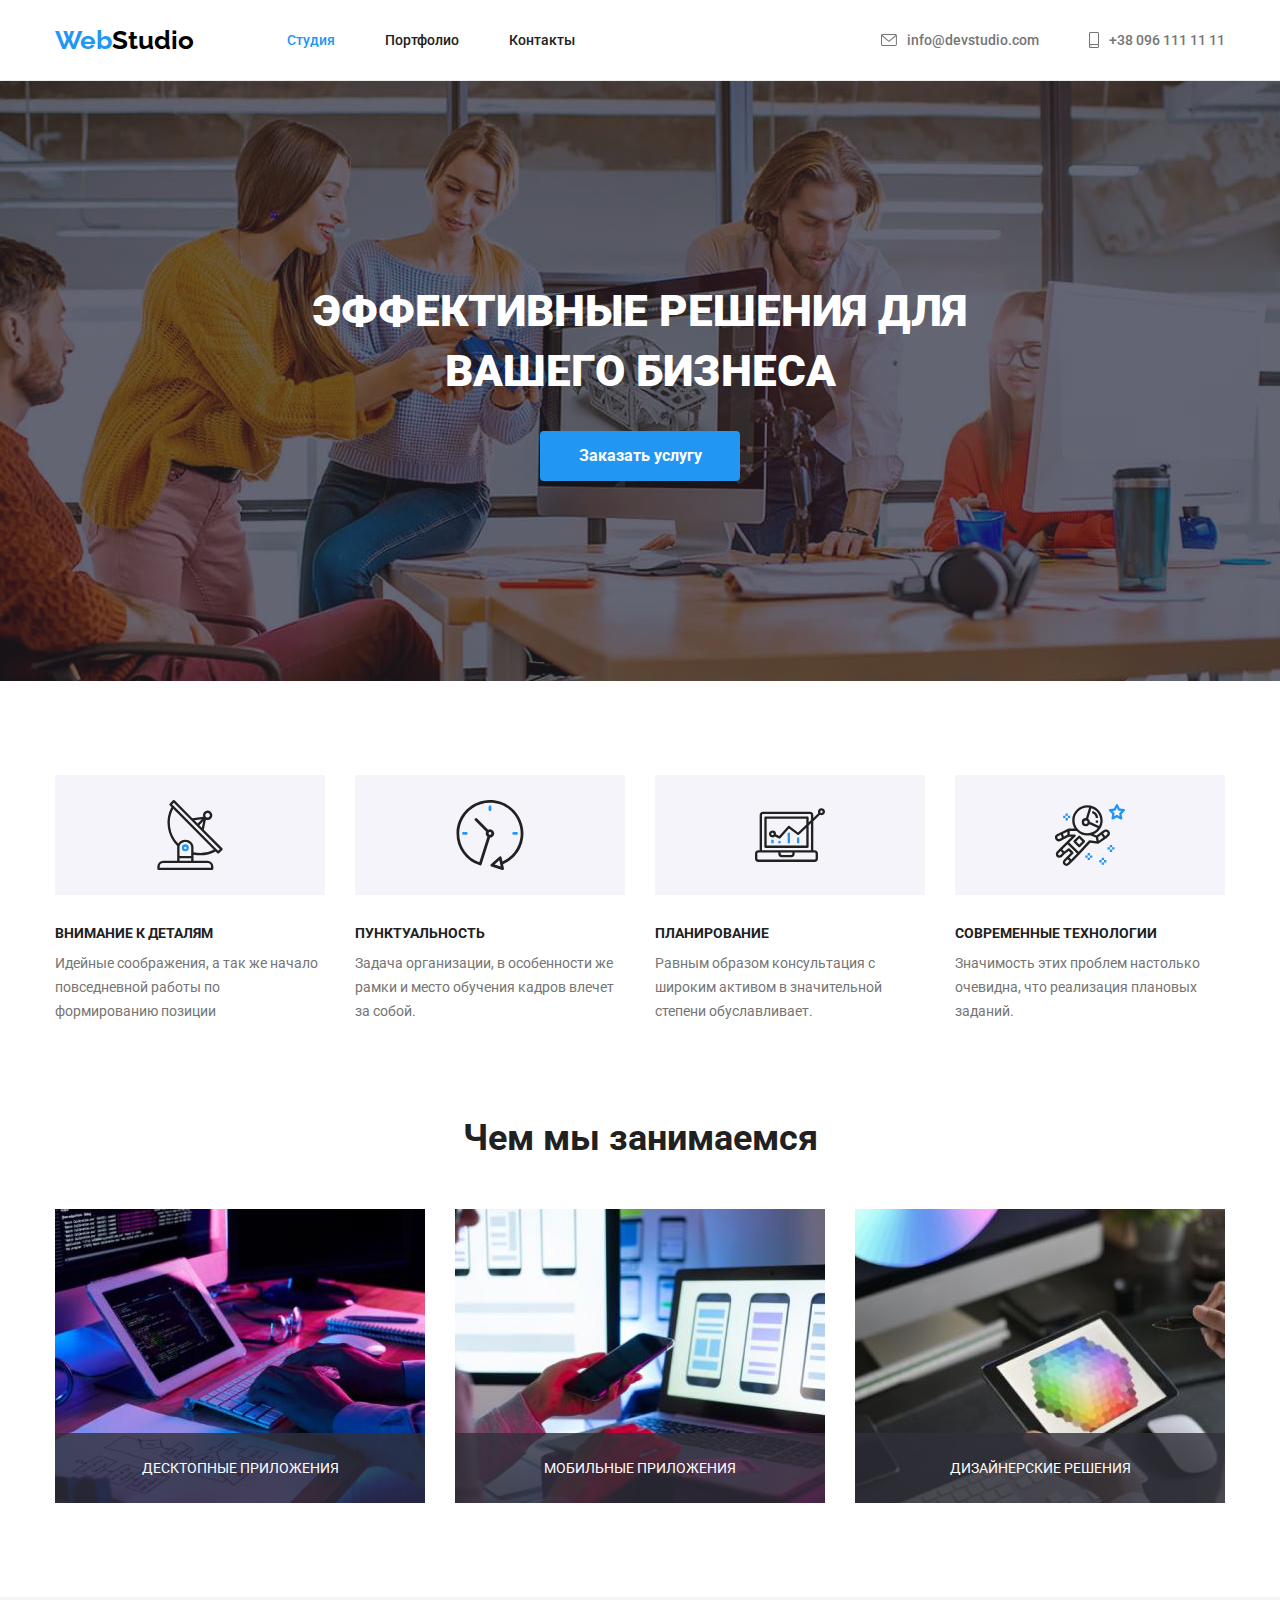
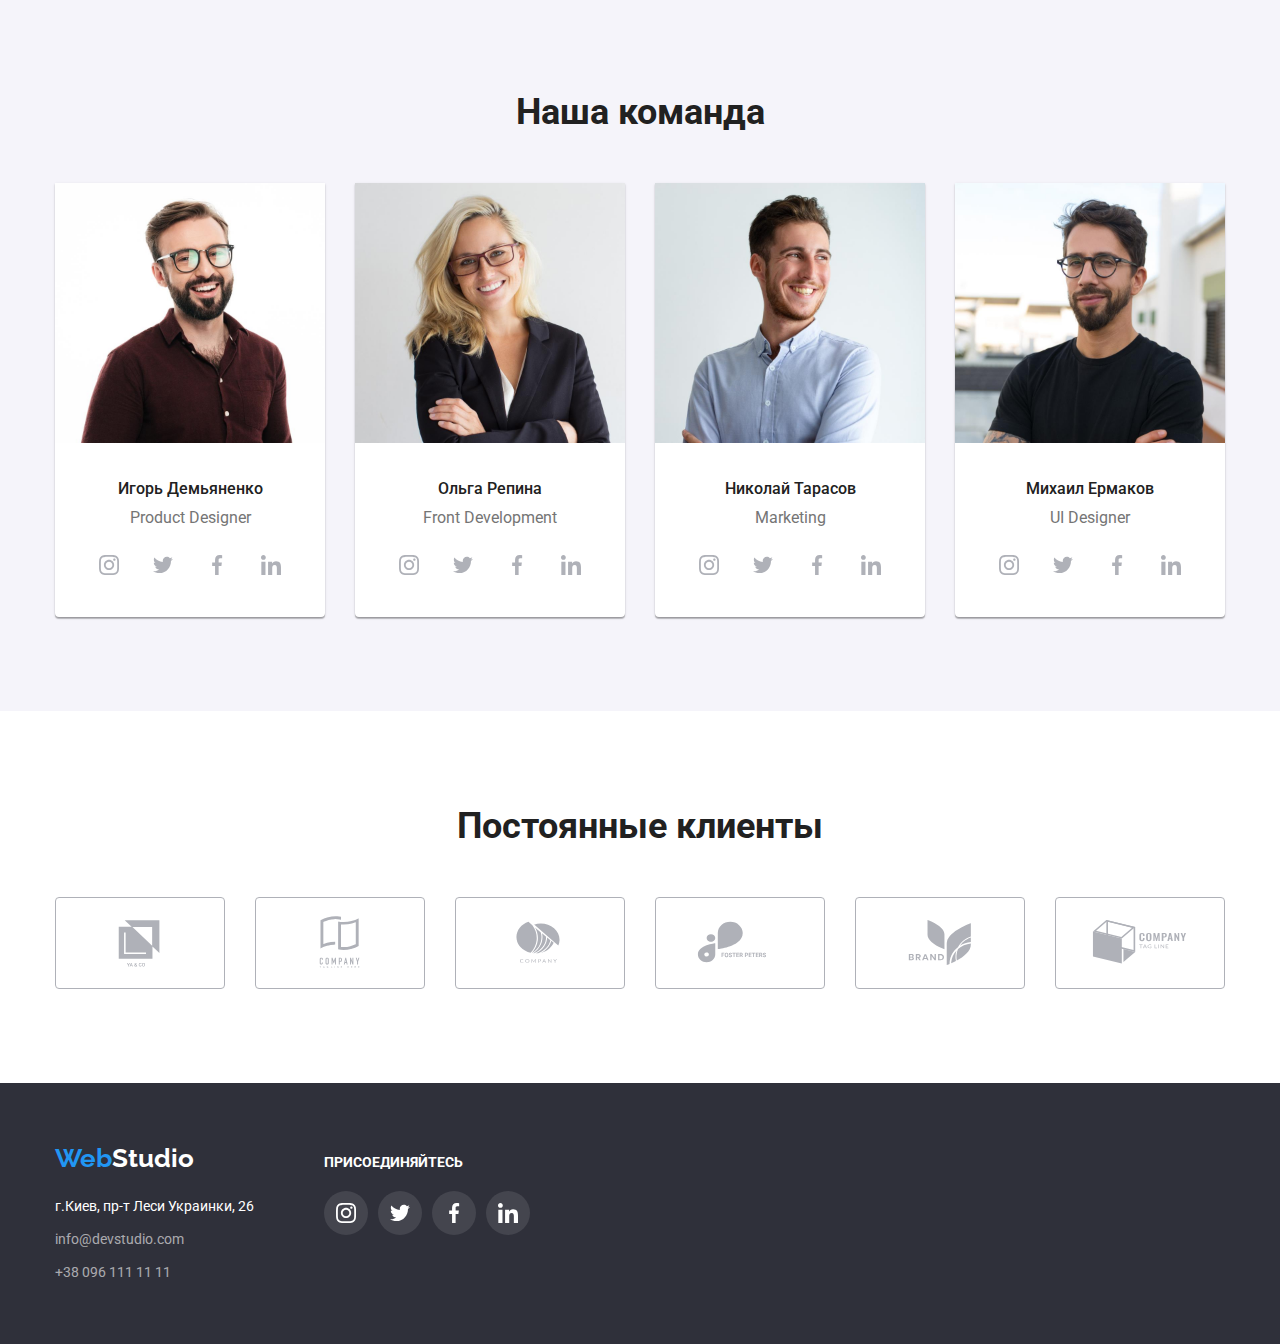
<file: index.html>
<!DOCTYPE html>
<html lang="ru">
  <head>
    <meta charset="UTF-8" />
    <meta http-equiv="X-UA-Compatible" content="IE=edge" />
    <meta name="viewport" content="width=device-width, initial-scale=1.0" />

    <!--Нормализация стилей-->
    <link
      rel="stylesheet"
      href="https://cdnjs.cloudflare.com/ajax/libs/modern-normalize/1.1.0/modern-normalize.min.css"
    />

    <!--Подключены стили-->
    <link rel="stylesheet" href="./css/style.css" />

    <!--Подключены шрифты Roboto 400 500 700 900-->
    <link rel="preconnect" href="https://fonts.googleapis.com" />
    <link rel="preconnect" href="https://fonts.gstatic.com" crossorigin />
    <link
      href="https://fonts.googleapis.com/css2?family=Roboto:ital,wght@0,400;0,500;0,700;0,900;1,400;1,500;1,700;1,900&display=swap"
      rel="stylesheet"
    />

    <!--Подключены шрифты Raleway 700-->
    <link rel="preconnect" href="https://fonts.googleapis.com" />
    <link rel="preconnect" href="https://fonts.gstatic.com" crossorigin />
    <link
      href="https://fonts.googleapis.com/css2?family=Raleway:ital,wght@0,700;1,700&display=swap"
      rel="stylesheet"
    />

    <title>Студия</title>
  </head>

  <body>
    <!--HEADER-->
    <header class="header">
      <div class="container flex">
        <a class="header-logo" href="" lang="en"
          ><span class="header-logo-accent">Web</span>Studio</a
        >
        <nav class="header-nav">
          <ul class="header-nav-list">
            <li class="header-nav-item">
              <a class="header-nav-link current-page" href="">Студия</a>
            </li>
            <li class="header-nav-item">
              <a class="header-nav-link" href="./portfolio.html">Портфолио</a>
            </li>
            <li class="header-nav-item"><a class="header-nav-link" href="">Контакты</a></li>
          </ul>
        </nav>
        <ul class="header-contacts-list">
          <li class="header-contacts-item">
            <!--Конверт-->
            <a class="header-contacts-link" href="mailto:info@devstudio.com"
              ><svg class="icon-envelope">
                <use href="./images/symbol-defs.svg#icon-envelope"></use></svg
              ><span class="email-text">info@devstudio.com</span></a
            >
          </li>

          <li class="header-contacts-item">
            <!--Смартфон-->
            <a class="header-contacts-link" href="tel:+380961111111"
              ><svg class="icon-smartphone">
                <use href="./images/symbol-defs.svg#icon-smartphone"></use></svg
              ><span class="phone-text">+38 096 111 11 11</span></a
            >
          </li>
        </ul>
      </div>
    </header>

    <!--MAIN-->
    <main>
      <!--Особенности-->
      <section class="section-hero hero-overlay">
        <div class="container">
          <h1 class="section-hero-title">ЭФФЕКТИВНЫЕ РЕШЕНИЯ ДЛЯ ВАШЕГО БИЗНЕСА</h1>
          <button data-modal-open class="section-hero-button" type="button">Заказать услугу</button>

          <!--------БЕКДРОП---------->
          <div data-modal class="backdrop is-hidden">
            <div class="modal">
              <button data-modal-close class="close-modal-btn">
                <svg class="btn-close">
                  <use href="./images/close.svg#icon-close"></use>
                </svg>
              </button>
            </div>
          </div>
        </div>
      </section>

      <!--Особенности-->
      <section class="section-specials section">
        <div class="container">
          <h2 hidden>Особенности</h2>
          <ul class="section-specials-list">
            <li class="section-specials-item icon-antenna">
              <h3 class="section-specials-item-title">Внимание к деталям</h3>
              <p class="section-specials-item-description">
                Идейные соображения, а так же начало повседневной работы по формированию позиции
              </p>
            </li>
            <li class="section-specials-item icon-clock">
              <h3 class="section-specials-item-title">Пунктуальность</h3>
              <p class="section-specials-item-description">
                Задача организации, в особенности же рамки и место обучения кадров влечет за собой.
              </p>
            </li>
            <li class="section-specials-item icon-diagram">
              <h3 class="section-specials-item-title">Планирование</h3>
              <p class="section-specials-item-description">
                Равным образом консультация с широким активом в значительной степени обуславливает.
              </p>
            </li>
            <li class="section-specials-item icon-astronaut">
              <h3 class="section-specials-item-title">Современные технологии</h3>
              <p class="section-specials-item-description">
                Значимость этих проблем настолько очевидна, что реализация плановых заданий.
              </p>
            </li>
          </ul>
        </div>
      </section>

      <!--Чем мы занимаемся-->
      <section class="section-tasks section">
        <div class="container">
          <h2 class="section-tasks-title">Чем мы занимаемся</h2>
          <ul class="section-tasks-list">
            <li class="section-tasks-item">
              <img
                class="section-tasks-item-img"
                src="./images/img_skills_1.jpg"
                alt="планшет"
                width="370"
              />
              <div class="section-tasks-item-img-overlay">Десктопные приложения</div>
            </li>
            <li class="section-tasks-item">
              <img
                class="section-tasks-item-img"
                src="./images/img_skills_2.jpg"
                alt="ноутбук"
                width="370"
              />
              <div class="section-tasks-item-img-overlay">Мобильные приложения</div>
            </li>
            <li class="section-tasks-item">
              <img
                class="section-tasks-item-img"
                src="./images/img_skills_3.jpg"
                alt="цветовая схема"
                width="370"
              />
              <div class="section-tasks-item-img-overlay">Дизайнерские решения</div>
            </li>
          </ul>
        </div>
      </section>

      <!--Наша команда-->
      <section class="section-team section">
        <div class="container">
          <h2 class="section-team-title">Наша команда</h2>
          <ul class="section-team-list">
            <li class="section-team-item">
              <img
                class="section-team-item-img"
                src="./images/img_team_igor_demyanenko.jpg"
                alt="product designer"
                width="270"
                height="260"
              />
              <div class="collegues">
                <h3 class="section-team-name">Игорь Демьяненко</h3>
                <p class="section-team-description" lang="en">Product Designer</p>
              </div>
              <ul class="socials-list">
                <li class="socials-list-item">
                  <a class="socials-list-link" href="">
                    <svg class="social-icon">
                      <use href="./images/symbol-defs.svg#icon-instagram"></use>
                    </svg>
                  </a>
                </li>
                <li class="socials-list-item">
                  <a class="socials-list-link" href="">
                    <svg class="social-icon">
                      <use href="./images/symbol-defs.svg#icon-twitter"></use>
                    </svg>
                  </a>
                </li>
                <li class="socials-list-item">
                  <a class="socials-list-link" href="">
                    <svg class="social-icon">
                      <use href="./images/symbol-defs.svg#icon-facebook"></use>
                    </svg>
                  </a>
                </li>
                <li class="socials-list-item">
                  <a class="socials-list-link" href="">
                    <svg class="social-icon">
                      <use href="./images/symbol-defs.svg#icon-linkedin"></use>
                    </svg>
                  </a>
                </li>
              </ul>
            </li>
            <li class="section-team-item">
              <img
                class="section-team-item-img"
                src="./images/img_team_olga_repyna.jpg"
                alt="front development"
                width="270"
                height="260"
              />
              <div class="collegues">
                <h3 class="section-team-name">Ольга Репина</h3>
                <p class="section-team-description" lang="en">Front Development</p>
              </div>
              <ul class="socials-list">
                <li class="socials-list-item">
                  <a class="socials-list-link" href="">
                    <svg class="social-icon">
                      <use href="./images/symbol-defs.svg#icon-instagram"></use>
                    </svg>
                  </a>
                </li>
                <li class="socials-list-item">
                  <a class="socials-list-link" href="">
                    <svg class="social-icon">
                      <use href="./images/symbol-defs.svg#icon-twitter"></use>
                    </svg>
                  </a>
                </li>
                <li class="socials-list-item">
                  <a class="socials-list-link" href="">
                    <svg class="social-icon">
                      <use href="./images/symbol-defs.svg#icon-facebook"></use>
                    </svg>
                  </a>
                </li>
                <li class="socials-list-item">
                  <a class="socials-list-link" href="">
                    <svg class="social-icon">
                      <use href="./images/symbol-defs.svg#icon-linkedin"></use>
                    </svg>
                  </a>
                </li>
              </ul>
            </li>
            <li class="section-team-item">
              <img
                class="section-team-item-img"
                src="./images/img_team_nikolay_tarasov.jpg"
                alt="Marketing"
                width="270"
                height="260"
              />
              <div class="collegues">
                <h3 class="section-team-name">Николай Тарасов</h3>
                <p class="section-team-description" lang="en">Marketing</p>
              </div>
              <ul class="socials-list">
                <li class="socials-list-item">
                  <a class="socials-list-link" href="">
                    <svg class="social-icon">
                      <use href="./images/symbol-defs.svg#icon-instagram"></use>
                    </svg>
                  </a>
                </li>
                <li class="socials-list-item">
                  <a class="socials-list-link" href="">
                    <svg class="social-icon">
                      <use href="./images/symbol-defs.svg#icon-twitter"></use>
                    </svg>
                  </a>
                </li>
                <li class="socials-list-item">
                  <a class="socials-list-link" href="">
                    <svg class="social-icon">
                      <use href="./images/symbol-defs.svg#icon-facebook"></use>
                    </svg>
                  </a>
                </li>
                <li class="socials-list-item">
                  <a class="socials-list-link" href="">
                    <svg class="social-icon">
                      <use href="./images/symbol-defs.svg#icon-linkedin"></use>
                    </svg>
                  </a>
                </li>
              </ul>
            </li>
            <li class="section-team-item">
              <img
                class="section-team-item-img"
                src="./images/img_team_Myhailo_Ermakov.jpg"
                alt="ui designer"
                width="270"
                height="260"
              />
              <div class="collegues">
                <h3 class="section-team-name">Михаил Ермаков</h3>
                <p class="section-team-description" lang="en">UI Designer</p>
              </div>
              <ul class="socials-list">
                <li class="socials-list-item">
                  <a class="socials-list-link" href="">
                    <svg class="social-icon">
                      <use href="./images/symbol-defs.svg#icon-instagram"></use>
                    </svg>
                  </a>
                </li>
                <li class="socials-list-item">
                  <a class="socials-list-link" href="">
                    <svg class="social-icon">
                      <use href="./images/symbol-defs.svg#icon-twitter"></use>
                    </svg>
                  </a>
                </li>
                <li class="socials-list-item">
                  <a class="socials-list-link" href="">
                    <svg class="social-icon">
                      <use href="./images/symbol-defs.svg#icon-facebook"></use>
                    </svg>
                  </a>
                </li>
                <li class="socials-list-item">
                  <a class="socials-list-link" href="">
                    <svg class="social-icon">
                      <use href="./images/symbol-defs.svg#icon-linkedin"></use>
                    </svg>
                  </a>
                </li>
              </ul>
            </li>
          </ul>
        </div>
      </section>
      <section class="section-clients">
        <div class="container">
          <h2 class="section-clients-title">Постоянные клиенты</h2>
          <ul class="clients-list">
            <li class="clients-list-item">
              <a class="clients-list-link" href="">
                <svg class="client-icon">
                  <use href="./images/symbol-defs.svg#icon-Logo"></use>
                </svg>
              </a>
            </li>
            <li class="clients-list-item">
              <a class="clients-list-link" href="">
                <svg class="client-icon">
                  <use href="./images/symbol-defs.svg#icon-Logo2"></use>
                </svg>
              </a>
            </li>
            <li class="clients-list-item">
              <a class="clients-list-link" href="">
                <svg class="client-icon">
                  <use href="./images/symbol-defs.svg#icon-Logo3"></use>
                </svg>
              </a>
            </li>
            <li class="clients-list-item">
              <a class="clients-list-link" href="">
                <svg class="client-icon">
                  <use href="./images/symbol-defs.svg#icon-Logo4"></use>
                </svg>
              </a>
            </li>
            <li class="clients-list-item">
              <a class="clients-list-link" href="">
                <svg class="client-icon">
                  <use href="./images/symbol-defs.svg#icon-Logo5"></use>
                </svg>
              </a>
            </li>
            <li class="clients-list-item">
              <a class="clients-list-link" href="">
                <svg class="client-icon">
                  <use href="./images/symbol-defs.svg#icon-Logo6"></use>
                </svg>
              </a>
            </li>
          </ul>
        </div>
      </section>
    </main>

    <!--FOOTER-->
    <footer class="footer">
      <div class="container direction">
        <div class="footer-contacts">
          <a class="footer-logo" href="" lang="en"
            ><span class="footer-logo-accent">Web</span>Studio</a
          >
          <address class="footer-address">
            <p class="footer-address-item_location">г.Киев, пр-т Леси Украинки, 26</p>
            <ul class="footer-address-list">
              <li class="footer-address-item-email">
                <a class="footer-address-link" href="mailto:info@devstudio.com"
                  >info@devstudio.com</a
                >
              </li>
              <li class="footer-address-item-phone">
                <a class="footer-address-link" href="tel:+380961111111">+38 096 111 11 11</a>
              </li>
            </ul>
          </address>
        </div>

        <div class="footer-socials">
          <p class="footer-socials-title">ПРИСОЕДИНЯЙТЕСЬ</p>
          <ul class="webstudio-socials-list">
            <li class="webstudio-socials-list-item">
              <a class="webstudio-socials-list-link" href="">
                <svg class="webstudio-social-icon">
                  <use href="./images/symbol-defs.svg#icon-instagram"></use>
                </svg>
              </a>
            </li>
            <li class="webstudio-socials-list-item">
              <a class="webstudio-socials-list-link" href="">
                <svg class="webstudio-social-icon">
                  <use href="./images/symbol-defs.svg#icon-twitter"></use>
                </svg>
              </a>
            </li>
            <li class="webstudio-socials-list-item">
              <a class="webstudio-socials-list-link" href="">
                <svg class="webstudio-social-icon">
                  <use href="./images/symbol-defs.svg#icon-facebook"></use>
                </svg>
              </a>
            </li>
            <li class="webstudio-socials-list-item">
              <a class="webstudio-socials-list-link" href="">
                <svg class="webstudio-social-icon">
                  <use href="./images/symbol-defs.svg#icon-linkedin"></use>
                </svg>
              </a>
            </li>
          </ul>
        </div>
      </div>
    </footer>

    <!--------Скрипт для модалки---------->
    <script src="./js/modal.js"></script>
  </body>
</html>
</file>
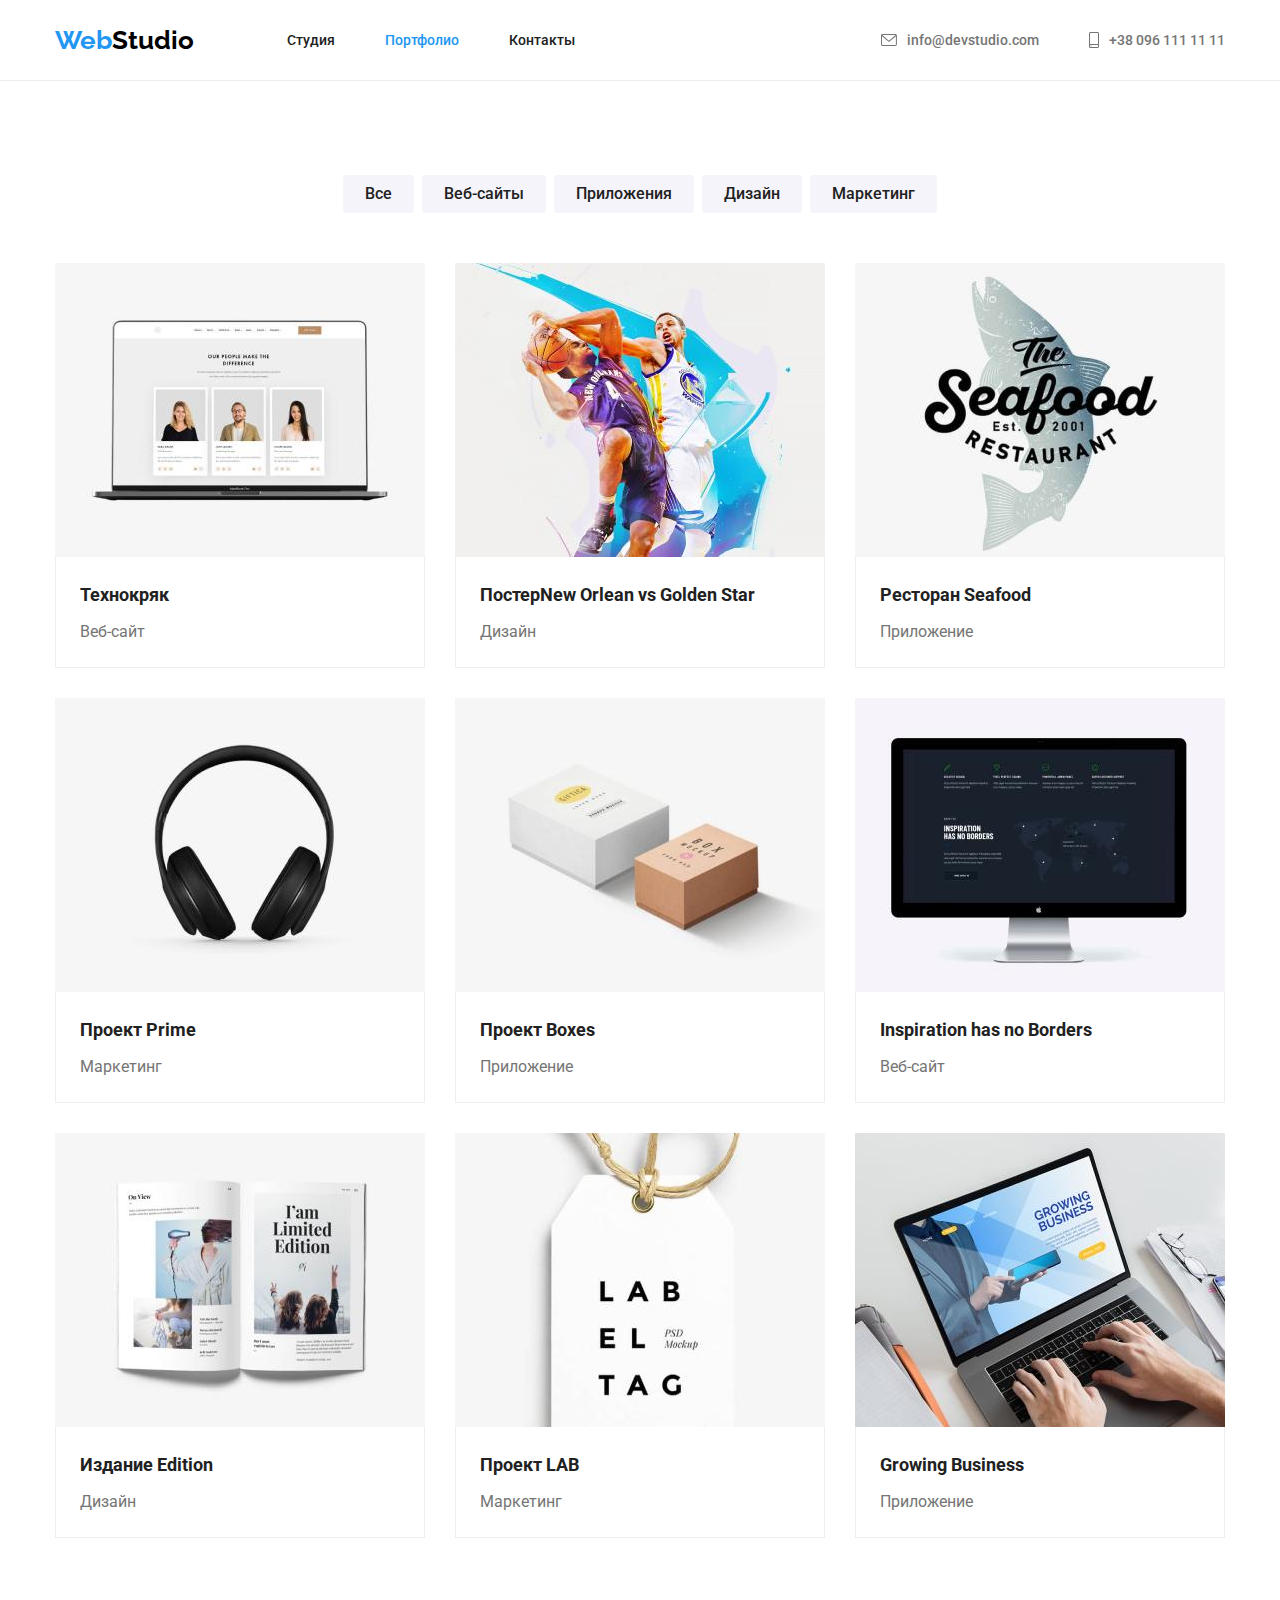
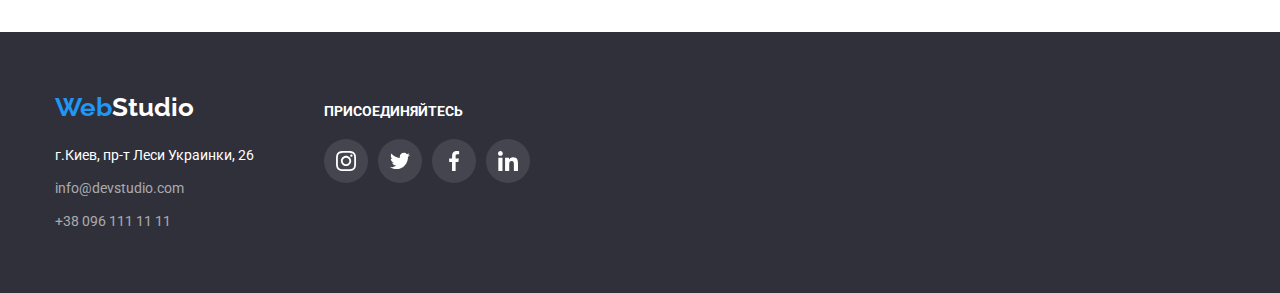
<file: portfolio.html>
<!DOCTYPE html>
<html lang="ru">
  <head>
    <meta charset="UTF-8" />
    <meta http-equiv="X-UA-Compatible" content="IE=edge" />
    <meta name="viewport" content="width=device-width, initial-scale=1.0" />

    <!--Нормализация стилей-->
    <link
      rel="stylesheet"
      href="https://cdnjs.cloudflare.com/ajax/libs/modern-normalize/1.1.0/modern-normalize.min.css"
    />

    <!--Подключены стили-->
    <link rel="stylesheet" href="./css/style.css" />

    <!--Подключены шрифты Roboto 400 500 700 900-->
    <link rel="preconnect" href="https://fonts.googleapis.com" />
    <link rel="preconnect" href="https://fonts.gstatic.com" crossorigin />
    <link
      href="https://fonts.googleapis.com/css2?family=Roboto:ital,wght@0,400;0,500;0,700;0,900;1,400;1,500;1,700;1,900&display=swap"
      rel="stylesheet"
    />

    <!--Подключены шрифты Raleway 700-->
    <link rel="preconnect" href="https://fonts.googleapis.com" />
    <link rel="preconnect" href="https://fonts.gstatic.com" crossorigin />
    <link
      href="https://fonts.googleapis.com/css2?family=Raleway:ital,wght@0,700;1,700&display=swap"
      rel="stylesheet"
    />

    <title>Портфолио</title>
  </head>

  <body>
    <!--HEADER-->
    <header class="header">
      <div class="container flex">
        <a class="header-logo" href="" lang="en"
          ><span class="header-logo-accent">Web</span>Studio</a
        >
        <nav class="header-nav">
          <ul class="header-nav-list">
            <li class="header-nav-item">
              <a class="header-nav-link" href="./index.html">Студия</a>
            </li>
            <li class="header-nav-item">
              <a class="header-nav-link current-page" href="">Портфолио</a>
            </li>
            <li class="header-nav-item"><a class="header-nav-link" href="">Контакты</a></li>
          </ul>
        </nav>
        <ul class="header-contacts-list">
          <li class="header-contacts-item">
            <!--Конверт-->
            <a class="header-contacts-link" href="mailto:info@devstudio.com"
              ><svg class="icon-envelope">
                <use href="./images/symbol-defs.svg#icon-envelope"></use></svg
              ><span class="email-text">info@devstudio.com</span></a
            >
          </li>

          <li class="header-contacts-item">
            <!--Смартфон-->
            <a class="header-contacts-link" href="tel:+380961111111"
              ><svg class="icon-smartphone">
                <use href="./images/symbol-defs.svg#icon-smartphone"></use></svg
              ><span class="phone-text">+38 096 111 11 11</span></a
            >
          </li>
        </ul>
      </div>
    </header>

    <!--MAIN-->
    <main>
      <!--Фильтры и Проектны-->
      <section class="section-filters-portfolio section">
        <div class="container">
          <!--<ul class="section-filters-portfolio-list">-->
          <!--<li class="section-filters">-->
          <h2 hidden>Фильтры</h2>
          <ul class="section-filters-btn-list">
            <li class="section-filters-btn-list-item">
              <button class="section-filters-btn-list-btn" type="button">Все</button>
            </li>
            <li class="section-filters-btn-list-item">
              <button class="section-filters-btn-list-btn" type="button">Веб-сайты</button>
            </li>
            <li class="section-filters-btn-list-item">
              <button class="section-filters-btn-list-btn" type="button">Приложения</button>
            </li>
            <li class="section-filters-btn-list-item">
              <button class="section-filters-btn-list-btn" type="button">Дизайн</button>
            </li>
            <li class="section-filters-btn-list-item">
              <button class="section-filters-btn-list-btn" type="button">Маркетинг</button>
            </li>
          </ul>
          <!--</li>-->

          <!--<li class="section-portfolio">-->
          <h2 hidden>Портфолио</h2>
          <ul class="section-portfolio-list">
            <li class="section-portfolio-item">
              <a class="section-portfolio-item-link" href="">
                <div class="portfolio-box">
                  <img
                    class="section-portfolio-item-img"
                    src="./images/img_project1.jpg"
                    alt=""
                    width="370"
                    height="294"
                  />
                  <div class="portfolio-overlay">
                    <p class="portfolio-overlay-message">
                      Ресурс предлагает комплексные предложения с разным уровнем функционала и
                      сервисов. Все это позволит посетителю получить исчерпывающие сведения о
                      компании или частном лице.
                    </p>
                  </div>
                </div>

                <div class="card">
                  <h3 class="section-portfolio-item-title">Технокряк</h3>
                  <p class="section-portfolio-item-description">Веб-сайт</p>
                </div>
              </a>
            </li>
            <li class="section-portfolio-item">
              <a class="section-portfolio-item-link" href="">
                <div class="portfolio-box">
                  <img
                    class="section-portfolio-item-img"
                    src="./images/img_project2.jpg"
                    alt=""
                    width="370"
                    height="294"
                  />
                  <div class="portfolio-overlay">
                    <p class="portfolio-overlay-message">
                      Ресурс предлагает комплексные предложения с разным уровнем функционала и
                      сервисов. Все это позволит посетителю получить исчерпывающие сведения о
                      компании или частном лице.
                    </p>
                  </div>
                </div>

                <div class="card">
                  <h3 class="section-portfolio-item-title">
                    Постер<span lang="en">New Orlean vs Golden Star</span>
                  </h3>
                  <p class="section-portfolio-item-description">Дизайн</p>
                </div>
              </a>
            </li>
            <li class="section-portfolio-item">
              <a class="section-portfolio-item-link" href="">
                <div class="portfolio-box">
                  <img
                    class="section-portfolio-item-img"
                    src="./images/img_project3.jpg"
                    alt=""
                    width="370"
                    height="294"
                  />
                  <div class="portfolio-overlay">
                    <p class="portfolio-overlay-message">
                      Ресурс предлагает комплексные предложения с разным уровнем функционала и
                      сервисов. Все это позволит посетителю получить исчерпывающие сведения о
                      компании или частном лице.
                    </p>
                  </div>
                </div>

                <div class="card">
                  <h3 class="section-portfolio-item-title">
                    Ресторан <span lang="en">Seafood</span>
                  </h3>
                  <p class="section-portfolio-item-description">Приложение</p>
                </div>
              </a>
            </li>
            <li class="section-portfolio-item">
              <a class="section-portfolio-item-link" href="">
                <div class="portfolio-box">
                  <img
                    class="section-portfolio-item-img"
                    src="./images/img_project4.jpg"
                    alt=""
                    width="370"
                    height="294"
                  />
                  <div class="portfolio-overlay">
                    <p class="portfolio-overlay-message">
                      Ресурс предлагает комплексные предложения с разным уровнем функционала и
                      сервисов. Все это позволит посетителю получить исчерпывающие сведения о
                      компании или частном лице.
                    </p>
                  </div>
                </div>
                <div class="card">
                  <h3 class="section-portfolio-item-title">Проект <span lang="en">Prime</span></h3>
                  <p class="section-portfolio-item-description">Маркетинг</p>
                </div>
              </a>
            </li>
            <li class="section-portfolio-item">
              <a class="section-portfolio-item-link" href="">
                <div class="portfolio-box">
                  <img
                    class="section-portfolio-item-img"
                    src="./images/img_project5.jpg"
                    alt=""
                    width="370"
                    height="294"
                  />
                  <div class="portfolio-overlay">
                    <p class="portfolio-overlay-message">
                      Ресурс предлагает комплексные предложения с разным уровнем функционала и
                      сервисов. Все это позволит посетителю получить исчерпывающие сведения о
                      компании или частном лице.
                    </p>
                  </div>
                </div>

                <div class="card">
                  <h3 class="section-portfolio-item-title">Проект <span lang="en">Boxes</span></h3>
                  <p class="section-portfolio-item-description">Приложение</p>
                </div>
              </a>
            </li>
            <li class="section-portfolio-item">
              <a class="section-portfolio-item-link" href="">
                <div class="portfolio-box">
                  <img
                    class="section-portfolio-item-img"
                    src="./images/img_project6.jpg"
                    alt=""
                    width="370"
                    height="294"
                  />
                  <div class="portfolio-overlay">
                    <p class="portfolio-overlay-message">
                      Ресурс предлагает комплексные предложения с разным уровнем функционала и
                      сервисов. Все это позволит посетителю получить исчерпывающие сведения о
                      компании или частном лице.
                    </p>
                  </div>
                </div>

                <div class="card">
                  <h3 class="section-portfolio-item-title" lang="en">Inspiration has no Borders</h3>
                  <p class="section-portfolio-item-description">Веб-сайт</p>
                </div>
              </a>
            </li>
            <li class="section-portfolio-item">
              <a class="section-portfolio-item-link" href="">
                <div class="portfolio-box">
                  <img
                    class="section-portfolio-item-img"
                    src="./images/img_project7.jpg"
                    alt=""
                    width="370"
                    height="294"
                  />
                  <div class="portfolio-overlay">
                    <p class="portfolio-overlay-message">
                      Ресурс предлагает комплексные предложения с разным уровнем функционала и
                      сервисов. Все это позволит посетителю получить исчерпывающие сведения о
                      компании или частном лице.
                    </p>
                  </div>
                </div>

                <div class="card">
                  <h3 class="section-portfolio-item-title">
                    Издание <span lang="en">Edition</span>
                  </h3>
                  <p class="section-portfolio-item-description">Дизайн</p>
                </div>
              </a>
            </li>
            <li class="section-portfolio-item">
              <a class="section-portfolio-item-link" href="">
                <div class="portfolio-box">
                  <img
                    class="section-portfolio-item-img"
                    src="./images/img_project8.jpg"
                    alt=""
                    width="370"
                    height="294"
                  />
                  <div class="portfolio-overlay">
                    <p class="portfolio-overlay-message">
                      Ресурс предлагает комплексные предложения с разным уровнем функционала и
                      сервисов. Все это позволит посетителю получить исчерпывающие сведения о
                      компании или частном лице.
                    </p>
                  </div>
                </div>

                <div class="card">
                  <h3 class="section-portfolio-item-title">Проект <span lang="en">LAB</span></h3>
                  <p class="section-portfolio-item-description">Маркетинг</p>
                </div>
              </a>
            </li>
            <li class="section-portfolio-item">
              <a class="section-portfolio-item-link" href="">
                <div class="portfolio-box">
                  <img
                    class="section-portfolio-item-img"
                    src="./images/img_project9.jpg"
                    alt=""
                    width="370"
                    height="294"
                  />
                  <div class="portfolio-overlay">
                    <p class="portfolio-overlay-message">
                      Ресурс предлагает комплексные предложения с разным уровнем функционала и
                      сервисов. Все это позволит посетителю получить исчерпывающие сведения о
                      компании или частном лице.
                    </p>
                  </div>
                </div>

                <div class="card">
                  <h3 class="section-portfolio-item-title" lang="en">Growing Business</h3>
                  <p class="section-portfolio-item-description">Приложение</p>
                </div>
              </a>
            </li>
          </ul>
          <!--</li>-->
          <!--</ul>-->
        </div>
      </section>
    </main>

    <!--FOOTER-->
    <footer class="footer">
      <div class="container direction">
        <div class="footer-contacts">
          <a class="footer-logo" href="" lang="en"
            ><span class="footer-logo-accent">Web</span>Studio</a
          >
          <address class="footer-address">
            <p class="footer-address-item_location">г.Киев, пр-т Леси Украинки, 26</p>
            <ul class="footer-address-list">
              <li class="footer-address-item-email">
                <a class="footer-address-link" href="mailto:info@devstudio.com"
                  >info@devstudio.com</a
                >
              </li>
              <li class="footer-address-item-phone">
                <a class="footer-address-link" href="tel:+380961111111">+38 096 111 11 11</a>
              </li>
            </ul>
          </address>
        </div>

        <div class="footer-socials">
          <p class="footer-socials-title">ПРИСОЕДИНЯЙТЕСЬ</p>
          <ul class="webstudio-socials-list">
            <li class="webstudio-socials-list-item">
              <a class="webstudio-socials-list-link" href="">
                <svg class="webstudio-social-icon">
                  <use href="./images/symbol-defs.svg#icon-instagram"></use>
                </svg>
              </a>
            </li>
            <li class="webstudio-socials-list-item">
              <a class="webstudio-socials-list-link" href="">
                <svg class="webstudio-social-icon">
                  <use href="./images/symbol-defs.svg#icon-twitter"></use>
                </svg>
              </a>
            </li>
            <li class="webstudio-socials-list-item">
              <a class="webstudio-socials-list-link" href="">
                <svg class="webstudio-social-icon">
                  <use href="./images/symbol-defs.svg#icon-facebook"></use>
                </svg>
              </a>
            </li>
            <li class="webstudio-socials-list-item">
              <a class="webstudio-socials-list-link" href="">
                <svg class="webstudio-social-icon">
                  <use href="./images/symbol-defs.svg#icon-linkedin"></use>
                </svg>
              </a>
            </li>
          </ul>
        </div>
      </div>
    </footer>
  </body>
</html>
</file>
<file: css/style.css>
body {
  font-family: 'Roboto', 'Times New Roman', sans-serif;
  color: #757575;
}

/*--------------------------------------------Переменные палитры--------------------------------------------*/
:root {
  /*цвет основных фонов*/
  --background-header: #ffffff;
  --background-footer: #2f303a;
  /*--background-main-color: #e5e5e5 - уже есть в body #757575;*/

  /*цвет фонов отдельных блоков*/
  --background-hero: #2f303a;
  --background-team: #f5f4fa;

  /*цвет фона кнопок*/
  --button-background-filter: #f5f4fa;
  --button-background-filter-hover-accent: #2196f3;
  --button-background-order: #2196f3;

  /*цвет текста лого*/
  --logo-light: #ffffff;
  --logo-dark: #000000;
  --logo-accent: #2196f3;

  /*цвет текста hero*/
  --hero-title-color: #ffffff;

  /*цветет текста кнопок фильтр*/
  --button-filter-hover-accent: #ffffff;
  --button-filter-color: #212121;

  /*цвет текста кнопки Заказать услугу*/
  --button-order-color: #ffffff;

  /*цветет текста ссылок навигации*/
  --link-hover-accent: #2196f3;
  --link-color: #212121;

  /*цветет адреса и телефона в header*/
  --link-contacts-hover-accent: #2196f3;
  /*--link-contact: - уже есть в body #757575;*/

  /*цвет заглавий и описани*/
  --text-title-color: #212121;
  /*--text-descriptiom-color: #757575; - уже есть в body*/
}
/*--------------------------------------------УТИЛИТЫ--------------------------------------------*/
.container {
  width: 1200px;
  padding-left: 15px;
  padding-right: 15px;
  /*outline: 2px solid tomato;*/
  margin: 0 auto;
}

.section {
  padding-top: 94px;
  padding-bottom: 94px;
  /*outline: 2px solid blue;*/
}

.flex {
  display: flex;
  align-items: center;
}
/*---------------------------------------------HEADER--------------------------------------------*/
.header {
  background-color: var(--background-header);
  border-bottom: 1px solid #ececec;
}

/*--------ЛОГО--------*/
.header-logo {
  font-family: 'Raleway';
  font-weight: 700;
  font-size: 26px;
  line-height: 31px;
  text-decoration: none;
  color: var(--logo-dark);

  display: block;
  margin-right: 93px;
}

.header-logo-accent {
  color: var(--logo-accent);
}

/*--------НАВИГАЦИЯ--------*/

.header-nav {
  justify-content: flex-start;
  margin-right: auto;
}

.header-nav-list {
  list-style: none;

  display: flex;
  /*ВСЕ С ПОМЕТКОЙ LIST нужно сбрасывать Padding и Margin, это дизайн HTML для списков*/
  padding: 0;
  margin: 0;
}

.header-nav-item {
  margin-right: 50px;
}
.header-nav-item:last-child {
  margin-right: 0px;
}

.header-nav-link {
  font-weight: 500;
  font-size: 14px;
  line-height: 16px;
  text-decoration: none;

  display: block;
  padding-top: 32px;
  padding-bottom: 32px;

  color: var(--link-color);
  position: relative;

  transition: color 250ms cubic-bezier(0.4, 0, 0.2, 1);
}

.header-nav-link::after {
  content: '';
  display: block;
  position: absolute;
  bottom: 0;
  left: 0;
  right: 0;

  transition: background-color 250ms cubic-bezier(0.4, 0, 0.2, 1);

  background-color: transparent;
  height: 4px;
  border-radius: 2px;
}

.header-nav-link:hover::after,
.header-nav-link:focus::after {
  background-color: var(--button-background-order);
}

.current-page {
  color: var(--link-hover-accent);
}

.header-nav-link:hover,
.header-nav-link:focus {
  color: var(--link-hover-accent);
}

/*-------КОНТАКТЫ--------*/

.header-contacts-list {
  list-style: none;

  display: flex;
  padding: 0;
  margin: 0;
}

.header-contacts-item {
  margin-right: 50px;

  display: flex;
}
.header-contacts-item:last-child {
  margin-right: 0px;
}

.header-contacts-link {
  font-weight: 500;
  font-size: 14px;
  line-height: 16px;
  text-decoration: none;
  color: inherit;

  display: flex;
  padding-top: 32px;
  padding-bottom: 32px;
  align-items: center;

  transition: color 250ms cubic-bezier(0.4, 0, 0.2, 1);
}

/*КОНВЕРТ*/
.icon-envelope {
  width: 16px;
  height: 12px;
  margin-right: 10px;
  fill: currentColor;
}
/*КСМАРТФОН*/
.icon-smartphone {
  width: 10px;
  height: 16px;
  margin-right: 10px;
  fill: currentColor;
}

.header-contacts-link:hover,
.header-contacts-link:focus {
  color: var(--link-contacts-hover-accent);
}

/*--------------------------------------------FOOTER--------------------------------------------*/
.footer {
  background-color: var(--background-footer);
  padding-top: 60px;
  padding-bottom: 60px;
}

.footer-logo {
  font-family: 'Raleway';
  font-weight: 700;
  font-size: 26px;
  line-height: 31px;
  text-decoration: none;

  color: var(--logo-light);
}

.footer-logo-accent {
  color: var(--logo-accent);
}

.footer-address {
  font-style: normal;
  margin-top: 20px;
}

.footer-address-list {
  list-style: none;

  padding: 0;
  margin: 0;
}

.footer-address-item_location {
  font-size: 14px;
  line-height: 24px;
  color: #ffffff;
  text-decoration: none;

  margin-bottom: 9px;
  margin-top: 0;
}

.footer-address-item-email {
}
.footer-address-item-phone {
  margin-top: 9px;
}

.footer-address-link {
  font-size: 14px;
  line-height: 24px;
  color: rgba(255, 255, 255, 0.6);
  text-decoration: none;
  transition: color 250ms cubic-bezier(0.4, 0, 0.2, 1);
}

.footer-address-link:hover,
.footer-address-link:focus {
  color: var(--link-contacts-hover-accent);
}
.direction {
  display: flex;
  align-items: baseline;
}
.footer-socials {
  margin-left: 70px;
}
.footer-socials-title {
  text-transform: uppercase;
  font-weight: 700;
  font-size: 14px;
  line-height: 16.41px;
  color: #ffffff;
  margin: 0;

  margin-bottom: 20px;
  padding: 0;
}
.webstudio-socials-list {
  display: flex;
  gap: 10px;
  list-style: none;
  margin: 0;
  padding: 0;
  padding-inline-start: 0px;
}
.webstudio-socials-list-item {
}
.webstudio-socials-list-link {
  display: flex;
  align-items: center;
  justify-content: center;
  padding: 0;
  margin: 0;
  width: 44px;
  height: 44px;
  border-radius: 50%;
  background: rgba(255, 255, 255, 0.1);
  transition: background 250ms cubic-bezier(0.4, 0, 0.2, 1);
}
.webstudio-social-icon {
  display: block;
  width: 20px;
  height: 20px;
  fill: var(--button-filter-hover-accent);
}
.webstudio-socials-list-link:hover,
.webstudio-socials-list-link:focus {
  background: var(--link-hover-accent);
}

/*--------------------------------------------1стр HERO--------------------------------------------*/

.section-hero {
  background-color: var(--background-hero);
  text-align: center;
  padding-top: 200px;
  padding-bottom: 200px;
}

.hero-overlay {
  /*место под картинку*/
  max-width: 1600px;
  height: 600px;
  margin: 0 auto;
  background-repeat: no-repeat; /*без повторов*/
  background-position: center; /*по центру*/
  background-size: cover; /*размер покрыть место*/
  /*1) темный прозрачный фон через градиент*/ /*2) под ним картинка*/
  background-image: linear-gradient(to right, rgba(47, 48, 58, 0.4), rgba(47, 48, 58, 0.4)),
    url(../images/img_hero.jpg);
}

.section-hero-title {
  font-weight: 900;
  font-size: 44px;
  line-height: 60px;
  text-transform: uppercase;
  color: var(--hero-title-color);
  width: 696px;
  margin-left: auto;
  margin-right: auto;

  margin-top: 0;
  margin-bottom: 0;
}
.section-hero-button {
  font-family: inherit;
  font-weight: 700;
  font-size: 16px;
  line-height: 30px;

  color: var(--button-order-color);
  background-color: var(--button-background-order);

  cursor: pointer;

  margin-top: 30px;
  display: inline-block; /*для кнопок баттон и ссылок-кнопок - обязательно*/
  min-width: 200px;
  height: 50px;
  border-radius: 4px;
  padding: 10px 32px;
  border-width: 0px;
  border-style: none;
  text-align: center;
}

/*--------------------------------------------1стр ОСОБЕННОСТИ SPECIALS--------------------------------------------*/

.section-specials-list {
  list-style: none;

  display: flex;
  flex-wrap: wrap;
  justify-content: center;
  gap: 30px;
  padding: 0;
  margin: 0;
}
.section-specials-item {
  width: 270px;
}

.section-specials-item::before {
  content: '';
  display: block;
  height: 120px;
  background-color: var(--background-team);
  background-repeat: no-repeat;
  background-position: center;
}

.icon-antenna::before {
  background-image: url(../images/antenna1.svg);
}
.icon-clock::before {
  background-image: url(../images/clock1.svg);
}
.icon-diagram::before {
  background-image: url(../images/diagram1.svg);
}
.icon-astronaut::before {
  background-image: url(../images/astronaut1.svg);
}

.section-specials-item-title {
  font-weight: 700;
  font-size: 14px;
  line-height: 16px;
  text-transform: uppercase;
  color: var(--text-title-color);

  margin: 0;
  margin-top: 30px;
  padding: 0;
}
.section-specials-item-description {
  font-size: 14px;
  line-height: 24px;

  margin-top: 10px;
  margin-bottom: 0;
  padding: 0;
}

/*--------------------------------------------1стр ЧЕМ МЫ ЗАНИМАЕМЯ TASKS--------------------------------------------*/

.section-tasks {
  text-align: center;
  padding-top: 0px;
}

.section-tasks-title {
  font-weight: 700;
  font-size: 36px;
  line-height: 42px;
  color: var(--text-title-color);

  margin: 0;
  padding: 0;
}
.section-tasks-list {
  list-style: none;
  display: flex;
  flex-wrap: wrap;
  justify-content: center;
  gap: 30px;

  margin-top: 50px;
  margin-bottom: 0;
  padding: 0;
}
.section-tasks-item {
  position: relative;
}

.section-tasks-item-img {
  display: block;
}

.section-tasks-item-img-overlay {
  background: rgba(47, 48, 58, 0.8);
  position: absolute;
  width: 100%;
  bottom: 0;
  left: 0;

  font-family: 'Roboto';
  font-size: 14px;
  line-height: 16px;
  text-align: center;
  text-transform: uppercase;
  color: var(--hero-title-color);

  padding: 27px 82px;
}

/*--------------------------------------------1стр НАША КОМАНДА TEAM--------------------------------------------*/

.section-team {
  text-align: center;
  background: var(--background-team);
}

.section-team-title {
  font-weight: 700;
  font-size: 36px;
  line-height: 42px;
  color: var(--text-title-color);

  margin: 0;
  padding: 0;
}

.section-team-list {
  list-style: none;
  display: flex;
  flex-wrap: wrap;
  justify-content: center;
  gap: 30px;
  padding: 0;

  margin-top: 50px;
  margin-bottom: 0;
}
.section-team-item {
  background: #ffffff;

  display: block;

  border-radius: 0px 0px 4px 4px;
  box-shadow: 0px 1px 3px rgba(0, 0, 0, 0.12), 0px 1px 1px rgba(0, 0, 0, 0.14),
    0px 2px 1px rgba(0, 0, 0, 0.2);
}

/*.section-team-item-img {} - Потушено*/

.collegues {
  padding-top: 32px;
  padding-bottom: 0px; /*cняла 32, чтобы уместилось 16 от линков*/
}

.section-team-name {
  font-weight: 500;
  font-size: 16px;
  line-height: 19px;
  color: var(--text-title-color);

  margin-bottom: 0;
  margin-top: 0;
  padding: 0;
}

.section-team-description {
  line-height: 19px;

  margin-top: 10px;
  margin-bottom: 0;
  padding: 0;
}

.socials-list {
  display: flex;
  justify-content: center;
  gap: 10px;

  list-style: none;
  padding-inline-start: 0px;
  padding-left: 32px;
  padding-right: 32px;
  padding-bottom: 30px;
  padding-top: 16px;
}

.socials-list-item {
  display: flex;
  justify-content: center;
  align-items: center;

  padding: 0;
  margin: 0;
}

.socials-list-link {
  display: flex;
  align-items: center;
  justify-content: center;
  padding: 0;
  margin: 0;
  width: 44px;
  height: 44px;
  border-radius: 50%;
  background-color: #ffffff;
  color: #afb1b8;

  transition: background-color 1000ms cubic-bezier(0.4, 0, 0.2, 1),
    color 1000ms cubic-bezier(0.4, 0, 0.2, 1);
}

.social-icon {
  display: block;
  width: 20px;
  height: 20px;
  fill: currentColor;
}

.socials-list-link:hover,
.socials-list-link:focus {
  background-color: var(--link-hover-accent);
  color: var(--button-filter-hover-accent);
}

/*--------------------------------------------1стр ПОСТОЯННЫЕ КЛИЕНТЫ---------------------------------------------*/
.section-clients {
  padding-top: 94px;
  padding-bottom: 94px;
}

.section-clients-title {
  font-weight: 700;
  font-size: 36px;
  line-height: 42px;
  color: var(--text-title-color);
  margin: 0;
  padding: 0;
  text-align: center;
  margin-bottom: 50px;
}
.clients-list {
  display: flex;
  justify-content: center;
  gap: 30px;

  list-style: none;
  padding-inline-start: 0px;
  padding: 0;
  margin: 0;
}
.clients-list-item {
  display: flex;
  justify-content: center;
  align-items: center;

  padding: 0;
  margin: 0;
}

.clients-list-link {
  display: flex;
  justify-content: center;
  align-items: center;
  padding: 0;
  margin: 0;

  color: #afb1b8;
  border: 1px solid #afb1b8;
  border-radius: 4px;
  width: 170px;
  height: 92px;

  transition: color 1000ms cubic-bezier(0.4, 0, 0.2, 1), border 1000ms cubic-bezier(0.4, 0, 0.2, 1);
}

.client-icon {
  width: 106px;
  height: 60px;
  fill: currentColor;
}
.clients-list-link:hover,
.clients-list-link:focus {
  color: var(--link-hover-accent);
  border: 1px solid var(--link-hover-accent);
  border-radius: 4px;
}
/*--------------------------------------------2стр ФИЛЬТРЫ FILTERS---------------------------------------------*/

/*.section-filters-portfolio-list {
  list-style: none;
  padding-inline-start: 0px;
}*/

.section-filters-btn-list {
  list-style: none;

  display: flex;
  flex-wrap: wrap;
  justify-content: center;
  gap: 8px;
  padding: 0;
  margin: 0;
}

.section-filters-btn-list-btn {
  font-family: inherit;
  font-weight: 500;
  font-size: 16px;
  line-height: 26px;
  color: var(--button-filter-color);
  background-color: var(--button-background-filter);
  cursor: pointer;

  list-style: none;

  display: inline-block; /*для кнопок баттон и ссылок-кнопок - обязательно*/
  border-radius: 4px;
  padding: 6px 22px;
  border-width: 0px;
  border-style: none;
  text-align: center;

  transition: color 250ms cubic-bezier(0.4, 0, 0.2, 1),
    background-color 250ms cubic-bezier(0.4, 0, 0.2, 1),
    box-shadow 250ms cubic-bezier(0.4, 0, 0.2, 1);
}

.section-filters-btn-list-btn:hover,
.section-filters-btn-list-btn:focus {
  color: var(--button-filter-hover-accent);
  background-color: var(--button-background-filter-hover-accent);
  box-shadow: 0px 3px 1px rgba(0, 0, 0, 0.1), 0px 1px 2px rgba(0, 0, 0, 0.08),
    0px 2px 2px rgba(0, 0, 0, 0.12);
}

/*--------------------------------------------2стр ПОРТФОЛИО PORTFOLIO--------------------------------------------*/
.section-portfolio {
  text-align: center;
  margin-top: 50px;
}

.section-portfolio-list {
  list-style: none;

  display: flex;
  flex-wrap: wrap;
  justify-content: center;
  padding: 0;
  margin: 0;
  margin-top: 50px;
}
.section-portfolio-item {
  background-color: #ffffff;

  width: 370px;
  margin-right: 30px; /*отступы справа*/
  margin-bottom: 30px; /*отступы слева*/
}

.portfolio-box {
  position: relative;
  overflow: hidden;
}

.portfolio-overlay {
  position: absolute;
  top: 0;
  left: 0;
  width: 100%;
  height: 100%;
  padding: 63px 24px;

  background: rgba(33, 150, 243, 0.9);
  color: var(--hero-title-color);

  transform: translatey(100%);
  transition: transform 250ms cubic-bezier(0.4, 0, 0.2, 1);
}

.section-portfolio-item-link:hover .portfolio-overlay {
  transform: translatey(0);
}

.portfolio-overlay-message {
  padding: 0;
  margin: 0;

  font-family: 'Roboto';
  font-size: 18px;
  line-height: 28px;
}

.section-portfolio-item-link {
  display: block;
  text-decoration: none;
  color: inherit;
  transition: box-shadow 250ms cubic-bezier(0.4, 0, 0.2, 1);
}
.section-portfolio-item-link:hover,
.section-portfolio-item-link:focus {
  box-shadow: 0px 1px 1px rgba(0, 0, 0, 0.12), 0px 4px 4px rgba(0, 0, 0, 0.06),
    1px 4px 6px rgba(0, 0, 0, 0.16);
}

.section-portfolio-item:nth-child(3n) {
  margin-right: 0px;
}
.section-portfolio-item:nth-last-child(-n + 3) {
  margin-bottom: 0px;
}
.section-portfolio-item-img {
  display: block;
}
.card {
  padding: 20px 24px;
  border-left: 1px solid #eeeeee;
  border-bottom: 1px solid #eeeeee;
  border-right: 1px solid #eeeeee;
}
.section-portfolio-item-title {
  font-weight: 700;
  font-size: 18px;
  line-height: 36px;
  color: #212121;

  margin-top: 0px;
  margin-bottom: 0;
}
.section-portfolio-item-description {
  line-height: 30px;

  margin-top: 4px;
  margin-bottom: 0;
}

/*---------------------БЕКДРОП----------*/
.backdrop {
  position: fixed;
  top: 0;
  left: 0;
  background: rgba(0, 0, 0, 0.2);
  width: 100%;
  height: 100%;
  z-index: 1;

  opacity: 1;
  transition: opacity 1250ms cubic-bezier(0.4, 0, 0.2, 1),
    visibility 1250ms cubic-bezier(0.4, 0, 0.2, 1), transform 1250ms cubic-bezier(0.4, 0, 0.2, 1);
}

.is-hidden {
  opacity: 0;
  pointer-events: none;
  visibility: hidden;
  transform: scale(0.9);
}

.modal {
  position: absolute;
  padding: 8px;
  left: 50%;
  top: 50%;
  transform: translate(-50%, -50%) scale(1);
  transition: transform 250ms cubic-bezier(0.4, 0, 0.2, 1);

  min-width: 528px;
  min-height: 581px;

  background: #ffffff;
  box-shadow: 0px 1px 3px rgba(0, 0, 0, 0.12), 0px 1px 1px rgba(0, 0, 0, 0.14),
    0px 2px 1px rgba(0, 0, 0, 0.2);
  border-radius: 4px;
}

.close-modal-btn {
  display: flex;
  justify-content: center;
  align-items: center;
  margin-left: auto;
  padding: 0;
  width: 30px;
  height: 30px;

  border-radius: 50%;
  border: 1px solid rgba(0, 0, 0, 0.1);
  color: #000000;
  background-color: #ffffff;
}
.btn-close {
  fill: currentColor;
  width: 11px;
  height: 11px;
}
</file>
